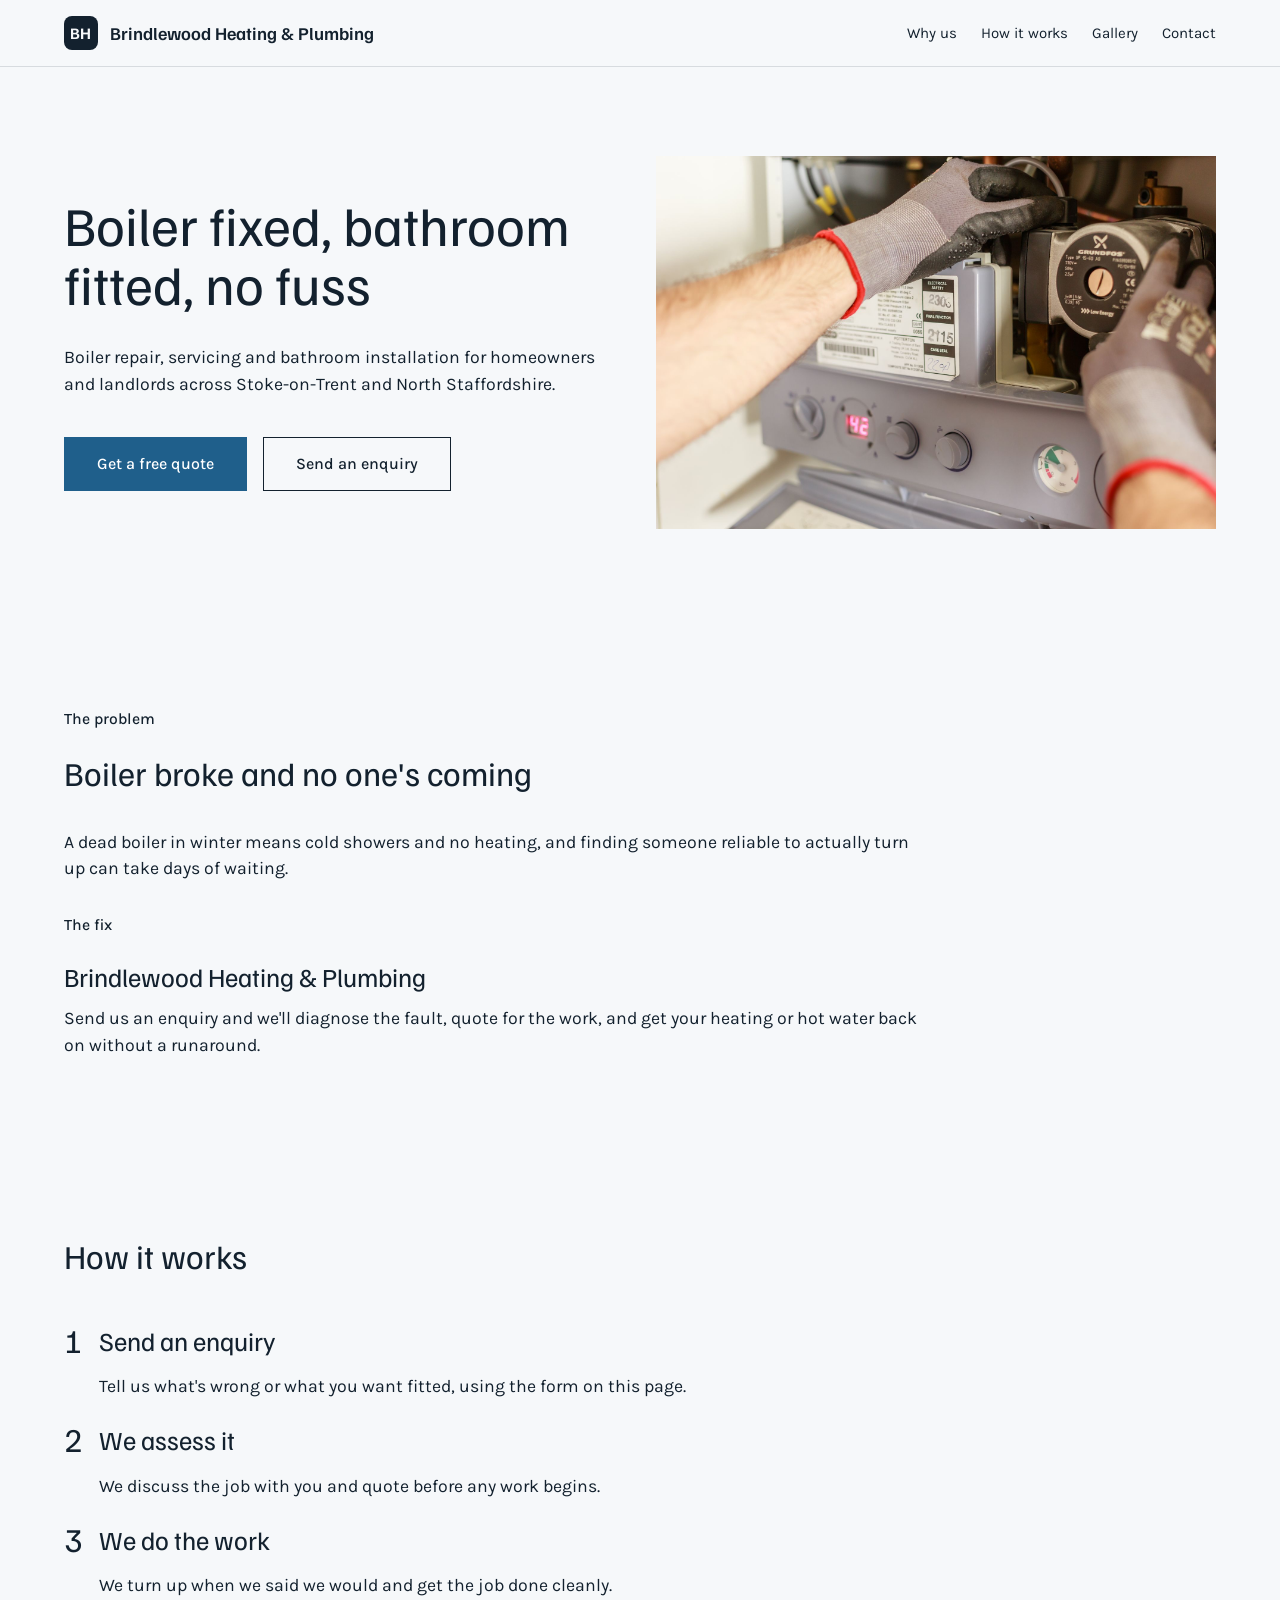
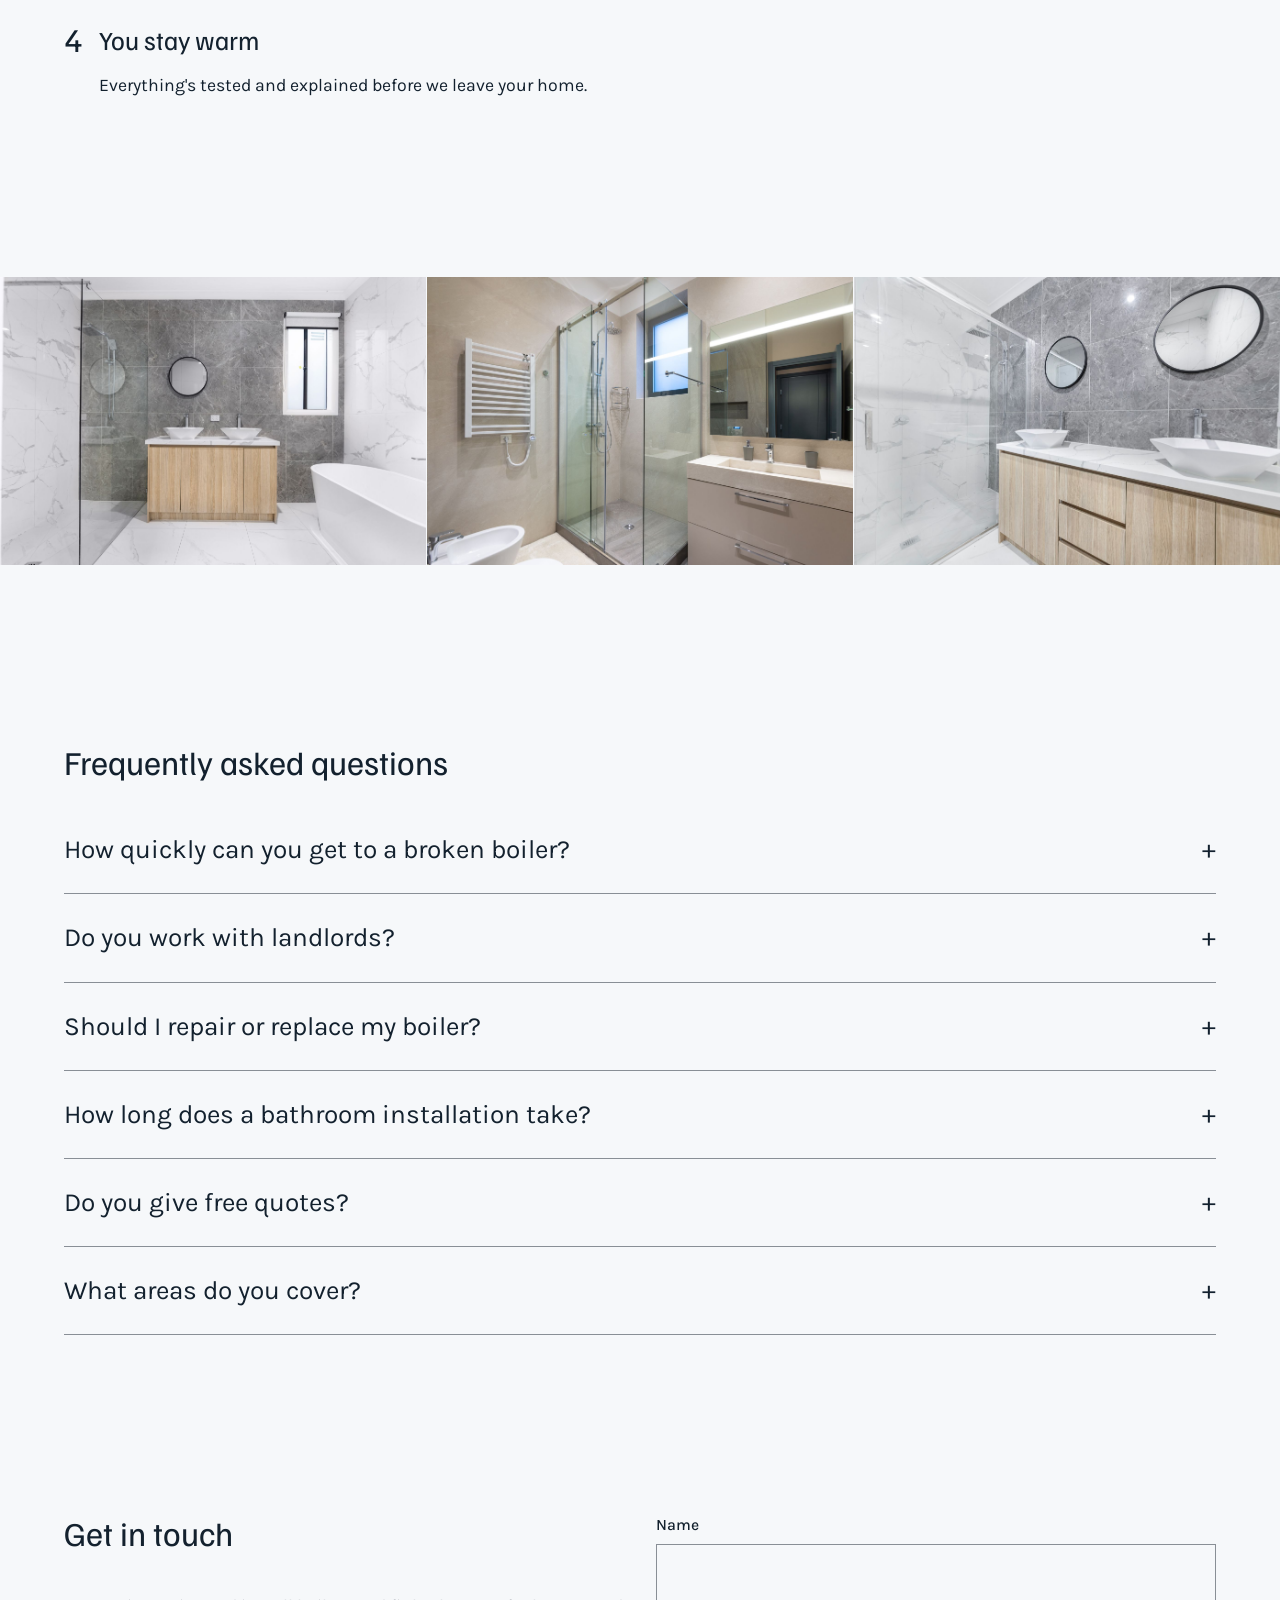
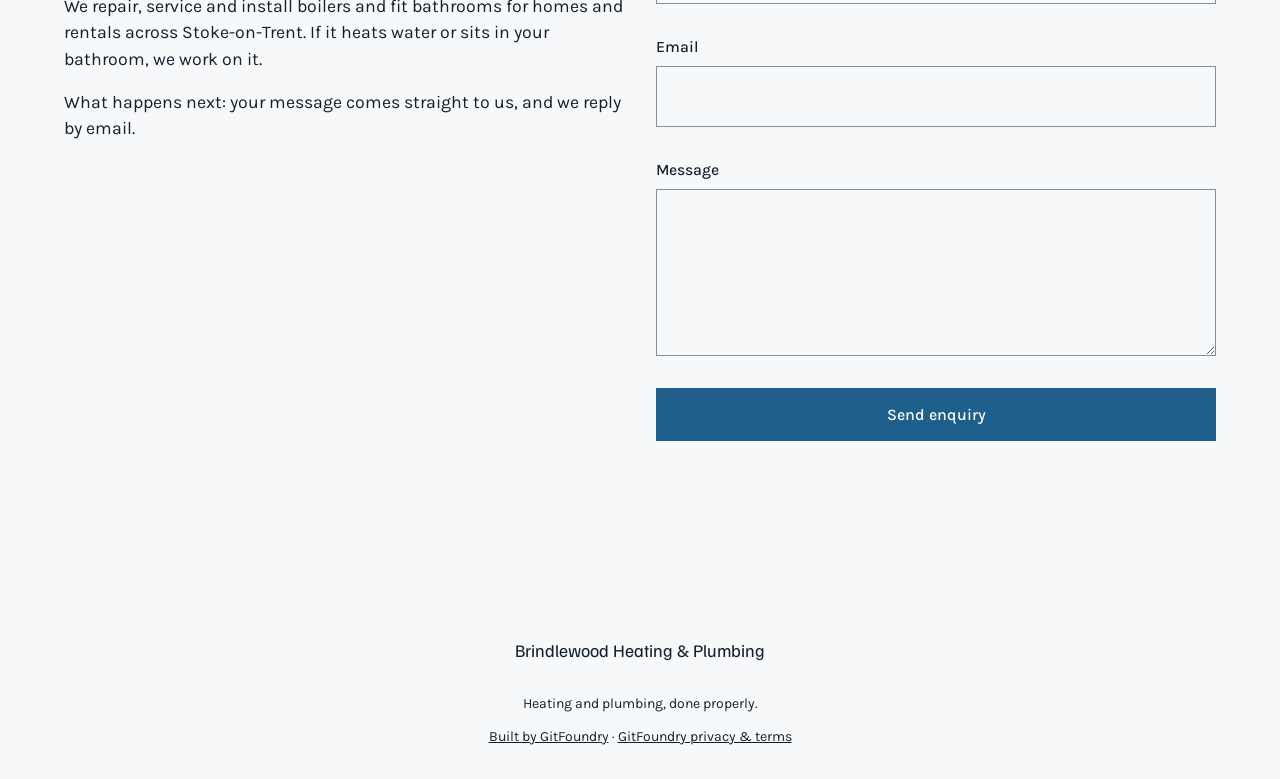
<file: index.html>
<!DOCTYPE html>
<html lang="en-GB">
<head>
  <meta charset="UTF-8">
  <meta name="viewport" content="width=device-width, initial-scale=1.0">
  <title>Brindlewood Heating &amp; Plumbing — Boiler fixed, bathroom fitted, no fuss</title>
  <meta name="description" content="Brindlewood Heating &amp; Plumbing offers boiler repair, servicing and bathroom installation for homeowners and landlords in Stoke-on-Trent and North Staffordshire.">
  <link rel="icon" href="favicon.svg" type="image/svg+xml">
  <link href="https://fonts.googleapis.com/css2?family=Familjen+Grotesk:wght@400..700&family=Karla:wght@300..800&display=swap" rel="stylesheet">
  <link rel="stylesheet" href="styles.css">
  <noscript><style>
  .menu-toggle { display: none !important; }
  </style></noscript>
  <meta property="og:title" content="Brindlewood Heating &amp; Plumbing">
  <meta property="og:description" content="Brindlewood Heating &amp; Plumbing offers boiler repair, servicing and bathroom installation for homeowners and landlords in Stoke-on-Trent and North Staffordshire.">
  <meta property="og:image" content="og-image.png">
  <meta property="og:url" content="index.html">
  <meta property="og:type" content="website">
  <meta name="twitter:card" content="summary_large_image">
  <script type="application/ld+json">{"@context":"https://schema.org","@type":"ProfessionalService","name":"Brindlewood Heating & Plumbing","description":"We repair, service and install boilers and fit bathrooms for homes and rentals across Stoke-on-Trent. If it heats water or sits in your bathroom, we work on it."}</script>
</head>
<body>
<a class="skip-link" href="#main">Skip to content</a>
<header class="site-header" data-mobile-nav-open="false">
  <div class="site-header__inner">
    <a class="brand" href="index.html">
      <span class="brand__mark" aria-hidden="true">BH</span>
      <span class="brand__wordmark">Brindlewood Heating &amp; Plumbing</span>
    </a>
    <button type="button" class="menu-toggle" data-mobile-nav-toggle aria-controls="primary-nav" aria-expanded="false" aria-label="Toggle navigation">
      <span class="menu-toggle__bar" aria-hidden="true"></span>
      <span class="menu-toggle__bar" aria-hidden="true"></span>
      <span class="menu-toggle__bar" aria-hidden="true"></span>
    </button>
    <nav class="primary-nav" id="primary-nav" aria-label="Primary">
      <a href="#problem-solution">Why us</a>
      <a href="#process-steps">How it works</a>
      <a href="#image-triptych">Gallery</a>
      <a href="#contact-block">Contact</a>
    </nav>
  </div>
</header>

<main id="main">
<section data-section="hero-split" data-surface="dominant" id="hero-split" class="hero-split">
  <div class="container hero-split__inner">
    <div class="hero-split__text">
      <h1 class="hero-split__headline">Boiler fixed, bathroom fitted, no fuss</h1>
      <p class="hero-split__sub">Boiler repair, servicing and bathroom installation for homeowners and landlords across Stoke-on-Trent and North Staffordshire.</p>
      <div class="hero-split__ctas">
        <a href="#contact" class="btn btn--primary">Get a free quote</a>
        <a href="#contact" class="btn btn--ghost">Send an enquiry</a>
      </div>
    </div>
    <div class="hero-split__image">
      <img src="assets/img/hero.jpg" alt="Close-up of hands adjusting a boiler system with precise instrumentation, showing maintenance work." width="1200" height="800" loading="eager" decoding="async">
    </div>
  </div>
</section>
<section data-section="problem-solution" data-surface="dominant" id="problem-solution" class="problem-solution">
  <div class="container problem-solution__inner">
    <div class="problem-solution__problem">
      <p class="problem-solution__label">The problem</p>
      <h2 class="problem-solution__headline">Boiler broke and no one's coming</h2>
      <p class="problem-solution__body">A dead boiler in winter means cold showers and no heating, and finding someone reliable to actually turn up can take days of waiting.</p>
    </div>
    <div class="problem-solution__answer">
      <p class="problem-solution__label">The fix</p>
      <h3 class="problem-solution__product">Brindlewood Heating &amp; Plumbing</h3>
      <p class="problem-solution__body">Send us an enquiry and we'll diagnose the fault, quote for the work, and get your heating or hot water back on without a runaround.</p>
    </div>
  </div>
</section>
<section data-section="process-steps" data-surface="dominant" id="process-steps" class="process-steps">
  <div class="container">
    <div class="process-steps__intro">
    <h2 class="process-steps__title">How it works</h2>
    </div>
    <ol class="process-steps__list">
      <li class="process-step">
        <span class="process-step__num" aria-hidden="true">1</span>
        <div class="process-step__body">
          <h3 class="process-step__heading">Send an enquiry</h3>
          <p class="process-step__desc">Tell us what's wrong or what you want fitted, using the form on this page.</p>
        </div>
      </li>
      <li class="process-step">
        <span class="process-step__num" aria-hidden="true">2</span>
        <div class="process-step__body">
          <h3 class="process-step__heading">We assess it</h3>
          <p class="process-step__desc">We discuss the job with you and quote before any work begins.</p>
        </div>
      </li>
      <li class="process-step">
        <span class="process-step__num" aria-hidden="true">3</span>
        <div class="process-step__body">
          <h3 class="process-step__heading">We do the work</h3>
          <p class="process-step__desc">We turn up when we said we would and get the job done cleanly.</p>
        </div>
      </li>
      <li class="process-step">
        <span class="process-step__num" aria-hidden="true">4</span>
        <div class="process-step__body">
          <h3 class="process-step__heading">You stay warm</h3>
          <p class="process-step__desc">Everything's tested and explained before we leave your home.</p>
        </div>
      </li>
    </ol>
  </div>
</section>
<section data-section="image-triptych" data-surface="dominant" id="image-triptych" class="image-triptych section--bleed">
  <ul class="image-triptych__cards">
      <li class="image-triptych__card">
        <img class="image-triptych__img" src="assets/img/triptych.jpg" alt="A sleek and stylish modern bathroom with minimalist design, featuring dual washbasins, marble tiles, and a glass shower enclosure." loading="lazy">
        
      </li>
      <li class="image-triptych__card">
        <img class="image-triptych__img" src="assets/img/triptych-2.jpg" alt="Shower cabin with glass walls near mirror hanging on wall above sink in modern minimalist styled bathroom" loading="lazy">
        
      </li>
      <li class="image-triptych__card">
        <img class="image-triptych__img" src="assets/img/triptych-3.jpg" alt="Stylish and elegant modern bathroom featuring double sinks, oval mirrors, and marble tiles." loading="lazy">
        
      </li>
  </ul>
</section>
<section data-section="faq-accordion" data-surface="dominant" id="faq-accordion" class="faq-accordion">
  <div class="container">
    <h2 class="faq-accordion__title">Frequently asked questions</h2>
    <div class="faq-accordion__list">
      <details class="faq-item">
        <summary class="faq-item__question">How quickly can you get to a broken boiler?</summary>
        <div class="faq-item__answer"><p>We aim to reach Stoke-on-Trent homes as soon as possible, often same day for breakdowns. Send an enquiry and we'll tell you straight when we can come.</p></div>
      </details>
      <details class="faq-item">
        <summary class="faq-item__question">Do you work with landlords?</summary>
        <div class="faq-item__answer"><p>Yes. We handle servicing and repairs for rental properties across North Staffordshire, and can work around tenant availability.</p></div>
      </details>
      <details class="faq-item">
        <summary class="faq-item__question">Should I repair or replace my boiler?</summary>
        <div class="faq-item__answer"><p>We'll tell you honestly. If a repair is economical, we'll do it. If the boiler's on its last legs, we'll say so and quote for a replacement.</p></div>
      </details>
      <details class="faq-item">
        <summary class="faq-item__question">How long does a bathroom installation take?</summary>
        <div class="faq-item__answer"><p>It depends on the size of the job, but we'll give you a clear timescale before starting and keep disruption to a minimum.</p></div>
      </details>
      <details class="faq-item">
        <summary class="faq-item__question">Do you give free quotes?</summary>
        <div class="faq-item__answer"><p>Yes. Send an enquiry through the form with a few details about the job and we'll come back with a quote, no obligation.</p></div>
      </details>
      <details class="faq-item">
        <summary class="faq-item__question">What areas do you cover?</summary>
        <div class="faq-item__answer"><p>Stoke-on-Trent and the surrounding North Staffordshire area. If you're just outside, ask anyway and we'll confirm.</p></div>
      </details>
    </div>
  </div>
</section>
<section data-section="contact-block" data-surface="dominant" id="contact" class="contact-block">
  <div class="container contact-block__inner" id="contact-block">
    <div class="contact-block__info">
      <h2 class="contact-block__title">Get in touch</h2>
      <p class="contact-block__about">We repair, service and install boilers and fit bathrooms for homes and rentals across Stoke-on-Trent. If it heats water or sits in your bathroom, we work on it.</p>
      <p class="contact-block__promise">What happens next: your message comes straight to us, and we reply by email.</p>
      
    </div>
    <form class="contact-block__form" action="https://gitfoundry-worker-test.gitfoundry.workers.dev/api/site-enquiry" method="POST">
      <input type="hidden" name="subject" value="Enquiry from Brindlewood Heating &amp; Plumbing">
      <input type="hidden" name="page" value="index.html">
      <input type="text" name="_gotcha" tabindex="-1" autocomplete="off" aria-hidden="true" style="position:absolute;left:-9999px">
      <div class="form-field">
        <label for="contact-name" class="form-label">Name</label>
        <input id="contact-name" name="name" type="text" class="form-input" autocomplete="name" required>
      </div>
      <div class="form-field">
        <label for="contact-email" class="form-label">Email</label>
        <input id="contact-email" name="email" type="email" class="form-input" autocomplete="email" required>
      </div>
      <div class="form-field">
        <label for="contact-message" class="form-label">Message</label>
        <textarea id="contact-message" name="message" class="form-textarea" rows="5" required></textarea>
      </div>
      <button type="submit" class="btn btn--primary">Send enquiry</button>
    </form>
  </div>
</section>
</main>
<footer class="site-footer">
  <div class="container site-footer__inner">
    <p class="site-footer__brand">Brindlewood Heating &amp; Plumbing</p>
    <p class="site-footer__tagline">Heating and plumbing, done properly.</p>
    <p class="site-footer__built"><a href="https://gitfoundry.co.uk">Built by GitFoundry</a> · <a href="https://gitfoundry.co.uk/legal">GitFoundry privacy &amp; terms</a></p>
  </div>
</footer>
  <script src="mobile-nav.js" defer></script>
</body>
</html>
</file>
<file: styles.css>
/* Composable design stylesheet for style "composer-1e675740-7935-4a49-b4c8-e5aa9fda06dd". */
/* Compiled from reviewed style data by lib/design-css.mjs. The model never writes this file. */
:root {
  --colour-dominant: #f6f8fa;
  --colour-on-dominant: #13212e;
  --colour-supporting: #13212e;
  --colour-on-supporting: #f6f8fa;
  --colour-accent: #1f5f8b;
  --colour-on-accent: #ffffff;
  --colour-muted: #57626b;
  --colour-border: #898f96;
  --colour-focus: #1f5f8b;
  --colour-on-dark-focus: #356f97;
  --colour-error: #6b0014;
  --colour-success: #0b3d20;
  --font-display: "Familjen Grotesk", Georgia, "Times New Roman", serif;
  --font-body: "Karla", -apple-system, BlinkMacSystemFont, "Segoe UI", Roboto, Helvetica, Arial, sans-serif;
  --text-display: clamp(2.44rem, 2.112rem + 1.6400000000000001vw, 3.588rem);
  --leading-display: 1.07;
  --tracking-display: -0.02em;
  --weight-display: 400;
  --text-h1: clamp(1.906rem, 1.6497142857142857rem + 1.2814285714285714vw, 2.803rem);
  --leading-h1: 1.12;
  --tracking-h1: -0.015em;
  --weight-h1: 400;
  --text-h2: clamp(1.489rem, 1.288714285714286rem + 1.0014285714285711vw, 2.19rem);
  --leading-h2: 1.17;
  --tracking-h2: -0.01em;
  --weight-h2: 400;
  --text-h3: clamp(1.163rem, 1.0064285714285715rem + 0.7828571428571429vw, 1.711rem);
  --leading-h3: 1.27;
  --tracking-h3: 0em;
  --weight-h3: 400;
  --text-body: clamp(1rem, 0.9642857142857143rem + 0.17857142857142858vw, 1.125rem);
  --leading-body: 1.5;
  --tracking-body: 0em;
  --weight-body: 400;
  --text-small: 0.875rem;
  --leading-small: 1.4;
  --tracking-small: 0em;
  --weight-small: 400;
  --text-label: clamp(0.875rem, 0.8392857142857143rem + 0.17857142857142858vw, 1rem);
  --leading-label: 1.4;
  --tracking-label: 0.01em;
  --weight-label: 500;
  --text-button: 1rem;
  --leading-button: 1.2;
  --tracking-button: 0em;
  --weight-button: 500;
  --measure: 79ch;
  --space-0: 0.25rem;
  --space-1: 0.5rem;
  --space-2: 0.75rem;
  --space-3: 1rem;
  --space-4: 1.5rem;
  --space-5: 2rem;
  --space-6: 3rem;
  --space-7: 4rem;
  --space-8: 6rem;
  --gutter: clamp(1rem, 0.7142857142857143rem + 1.4285714285714286vw, 2rem);
  --section-gap: clamp(3rem, 2.142857142857143rem + 4.285714285714286vw, 6rem);
  --content-max: 72rem;
  --radius: 0rem;
  --shadow: 0 1px 2px rgba(0, 0, 0, 0.06), 0 4px 12px rgba(0, 0, 0, 0.04);
  --colour-action: var(--colour-accent);
  --colour-on-action: var(--colour-on-accent);
  --card-border: none;
  --card-shadow: 0 1px 2px rgba(0, 0, 0, 0.06), 0 4px 12px rgba(0, 0, 0, 0.04);
  --control-min-height: 44px;
  --motion-fast: 120ms;
  --motion-normal: 200ms;
  --motion-slow: 320ms;
  --easing: cubic-bezier(0.2, 0, 0, 1);
}

*, *::before, *::after { box-sizing: border-box; }

body {
  margin: 0;
  font-family: var(--font-body);
  font-size: var(--text-body);
  line-height: var(--leading-body);
  background: var(--colour-dominant);
  color: var(--colour-on-dominant);
  overflow-wrap: anywhere;
}

/* anywhere, not break-word: only anywhere shrinks the min-content size, so a
   long word in a grid or flex child wraps instead of widening its track and
   bursting the page under 200% text enlargement. */
h1, h2, h3 { text-wrap: balance; overflow-wrap: anywhere; }

h1 {
  font-family: var(--font-display);
  font-size: var(--text-h1);
  font-weight: var(--weight-h1);
  line-height: var(--leading-h1);
  letter-spacing: var(--tracking-h1)em;
  margin-block: var(--space-6) var(--space-4);
}

h2 {
  font-family: var(--font-display);
  font-size: var(--text-h2);
  font-weight: var(--weight-h2);
  line-height: var(--leading-h2);
  letter-spacing: var(--tracking-h2)em;
  margin-block: var(--space-6) var(--space-3);
}

h3 {
  font-family: var(--font-display);
  font-size: var(--text-h3);
  font-weight: var(--weight-h3);
  line-height: var(--leading-h3);
  letter-spacing: var(--tracking-h3)em;
  margin-block: var(--space-5) var(--space-3);
}

p { max-width: var(--measure); }

small {
  font-size: var(--text-small);
  line-height: var(--leading-small);
}

label, .form-label {
  display: block;
  font-size: var(--text-label);
  font-weight: var(--weight-label);
  line-height: var(--leading-label);
  letter-spacing: var(--tracking-label)em;
  margin-block-end: var(--space-1);
}

.page-title {
  font-family: var(--font-display);
  font-size: var(--text-display);
  font-weight: var(--weight-display);
  line-height: var(--leading-display);
  letter-spacing: var(--tracking-display)em;
  /* An inner page's title sits outside a container: keep it inside the same gutters. */
  width: min(100% - (2 * var(--gutter)), var(--content-max));
  margin-inline: auto;
  padding-block-start: var(--section-gap);
  overflow-wrap: anywhere;
}

/* Semantic surfaces: every section colour resolves through these variables,
   so text always sits on its measured on-colour. */
[data-surface="dominant"] {
  --surface: var(--colour-dominant);
  --ink: var(--colour-on-dominant);
  background: var(--surface);
  color: var(--ink);
}

[data-surface="supporting"] {
  --surface: var(--colour-supporting);
  --ink: var(--colour-on-supporting);
  background: var(--surface);
  color: var(--ink);
}

[data-surface] :is(h1, h2, h3, p) { color: inherit; }

/* Plain links inherit their surface ink. Button-links are excluded: their
   colours come from the button rules below, and this selector would otherwise
   out-specify .btn--primary and paint accent buttons in body text. */
[data-surface] a:not(.btn) { color: inherit; }

/* Document rhythm: tight groups, generous separation. */
.container {
  width: min(100% - (2 * var(--gutter)), var(--content-max));
  margin-inline: auto;
}

main > section { padding-block: var(--section-gap); }

/* Hero compositions. */
.hero-centered__inner,
.hero-split__inner,
.hero-banner__inner {
  display: grid;
  gap: var(--space-5);
  align-items: center;
}

.hero-centered__headline,
.hero-split__headline,
.hero-banner__headline {
  font-family: var(--font-display);
  font-size: var(--text-display);
  font-weight: var(--weight-display);
  line-height: var(--leading-display);
  letter-spacing: var(--tracking-display)em;
  margin-block: 0 var(--space-3);
  /* No ch cap here: ch scales with font-size, so it cannot constrain a
     headline that is simply too large for its copy. Length is governed by the
     display scale in the style record instead. */
}

.hero-note {
  padding: var(--space-5);
  border-radius: var(--radius);
}

/* Feature compositions. */
.features-list__items { list-style: none; margin: 0; padding: 0; display: grid; gap: var(--space-4); }
.features-grid__cards { display: grid; gap: var(--space-5); }
.feature-card {
  padding: var(--space-5);
  border: var(--card-border);
  border-radius: var(--radius);
  box-shadow: var(--card-shadow);
}

/* Founder composition. */
.founder-story__inner { display: grid; gap: var(--space-5); align-items: start; }
.founder-story__image img { width: 100%; height: auto; display: block; border-radius: var(--radius); }

/* Process compositions. */
.process-steps__list,
.how-it-works__steps { list-style: none; margin: 0; padding: 0; display: grid; gap: var(--space-4); }

/* FAQ disclosures. */
details.faq-item { border-block-end: 1px solid var(--colour-border); padding-block: var(--space-3); }
details.faq-item summary {
  cursor: pointer;
  font-size: var(--text-h3);
  font-weight: var(--weight-h3);
  padding-block: var(--space-1);
  min-height: 44px;
}

/* Conversion compositions. */
.waitlist-capture__row { display: grid; gap: var(--space-3); }
.contact-block__inner { display: grid; gap: var(--space-5); }

/* Section roots: in-page anchors land with breathing room. Listing every
   root also keeps validator class coverage honest on the new path. */
.hero-centered,
.hero-split,
.hero-banner,
.features-list,
.features-grid,
.problem-solution,
.founder-story,
.process-steps,
.how-it-works,
.faq-accordion,
.cta-banner,
.waitlist-capture,
.contact-block,
.editorial-intro,
.manifesto-band,
.outcomes-band,
.capability-rows,
.work-index,
.image-triptych,
.client-logos { scroll-margin-top: var(--space-4); }

.waitlist-capture__inner { display: grid; gap: var(--space-4); align-content: start; }

/* Section element vocabulary: every class the catalogue renderers emit gets
   a token-driven rule, so validator class coverage holds on the new path. */
.hero-centered__copy,
.hero-split__text {
  display: grid;
  gap: var(--space-3);
  align-content: start;
}

.hero-centered__kicker,
.process-steps__eyebrow,
.founder-story__eyebrow,
.waitlist-capture__eyebrow,
.problem-solution__label {
  font-size: var(--text-label);
  font-weight: var(--weight-label);
  line-height: var(--leading-label);
  letter-spacing: var(--tracking-label)em;
  margin-block: 0 var(--space-2);
}

.hero-centered__sub,
.hero-split__sub,
.hero-banner__sub {
  font-size: var(--text-body);
  line-height: var(--leading-body);
  margin-block: 0 var(--space-4);
}

.hero-centered__ctas,
.hero-split__ctas {
  display: flex;
  flex-wrap: wrap;
  gap: var(--space-3);
  align-items: center;
}

/* WCAG 2.5.8 gives a standalone link a 24px minimum target. Declare it: left
   to the body leading, a style with tighter leading drops under the floor. */
.hero-centered__text-link {
  font-weight: var(--weight-button);
  text-underline-offset: 3px;
  display: inline-flex;
  align-items: center;
  min-height: 24px;
}

.hero-note {
  padding: var(--space-5);
  border-radius: var(--radius);
}

.hero-note__label {
  font-size: var(--text-label);
  font-weight: var(--weight-label);
  letter-spacing: var(--tracking-label)em;
  margin-block: 0 var(--space-2);
}

.hero-note__title {
  font-family: var(--font-display);
  font-size: var(--text-h3);
  font-weight: var(--weight-h3);
  line-height: var(--leading-h3);
  margin-block: 0 var(--space-2);
}

.hero-note__rule {
  border-block-start: 1px solid currentColor;
  opacity: 0.55;
  margin-block: var(--space-3);
}

.hero-note__body { margin-block: 0 var(--space-2); }
.hero-note__signoff { font-size: var(--text-small); margin-block: 0; }

.hero-split__image img { width: 100%; height: auto; display: block; border-radius: var(--radius); }

.features-list__title,
.features-grid__title,
.process-steps__title,
.how-it-works__title,
.faq-accordion__title,
.founder-story__title,
.contact-block__title,
.waitlist-capture__title,
.problem-solution__headline {
  font-family: var(--font-display);
  font-size: var(--text-h2);
  font-weight: var(--weight-h2);
  line-height: var(--leading-h2);
  letter-spacing: var(--tracking-h2)em;
  margin-block: 0 var(--space-4);
}

.hero-centered__inner:not(:has(.hero-note)) { grid-template-columns: 1fr; }

.features-list__item {
  display: grid;
  grid-template-columns: 1fr;
  gap: var(--space-3);
  padding-block: var(--space-3);
  border-block-start: 1px solid var(--colour-border);
}

.features-list__item:last-child { border-block-end: 1px solid var(--colour-border); }

.features-list__num {
  font-family: var(--font-display);
  font-size: var(--text-h3);
  font-weight: var(--weight-h3);
}

.features-list__body { display: grid; gap: var(--space-1); align-content: start; }

.features-list__name,
.feature-card__title,
.process-step__heading,
.how-step__heading {
  font-family: var(--font-display);
  font-size: var(--text-h3);
  font-weight: var(--weight-h3);
  line-height: var(--leading-h3);
  margin-block: 0 var(--space-1);
}

.features-list__desc,
.feature-card__desc,
.process-step__desc,
.how-step__desc { margin-block: 0; }

.features-list__bullets,
.feature-card__bullets,
.founder-story__signals,
.contact-block__signals {
  margin: var(--space-2) 0 0;
  padding-inline-start: var(--space-4);
  display: grid;
  gap: var(--space-1);
}

.problem-solution__inner { display: grid; gap: var(--space-5); }
.problem-solution__problem, .problem-solution__answer { display: grid; gap: var(--space-2); align-content: start; }
.problem-solution__body { margin-block: 0; }
.problem-solution__product {
  font-family: var(--font-display);
  font-size: var(--text-h3);
  font-weight: var(--weight-h3);
  margin-block: 0;
}

.founder-story__text { display: grid; gap: var(--space-2); align-content: start; }
.founder-story__body { margin-block: 0; }
.founder-story__subhead {
  font-family: var(--font-display);
  font-size: var(--text-h3);
  font-weight: var(--weight-h3);
  margin-block: var(--space-3) var(--space-1);
}
.founder-story__steps { margin: 0; padding-inline-start: var(--space-4); display: grid; gap: var(--space-1); }
.founder-story--no-image .founder-story__inner { grid-template-columns: 1fr; }

.process-steps__intro { display: grid; gap: var(--space-1); margin-block-end: var(--space-4); }
.process-step,
.how-step {
  display: grid;
  grid-template-columns: auto 1fr;
  gap: var(--space-3);
}
.process-step__body { display: grid; gap: var(--space-1); align-content: start; }
.process-step__num,
.how-step__num {
  font-family: var(--font-display);
  font-size: var(--text-h2);
  font-weight: var(--weight-h2);
  line-height: 1;
}

.faq-accordion__list { display: grid; }
.faq-item__question { display: flex; justify-content: space-between; align-items: baseline; gap: var(--space-3); cursor: pointer; list-style: none; }
.faq-item__question::-webkit-details-marker { display: none; }
.faq-item__question::after { content: "+"; flex: 0 0 auto; }
details[open] > .faq-item__question::after { content: "−"; }
.faq-item__answer p { margin-block: var(--space-2) 0; }

.cta-banner__inner { display: grid; gap: var(--space-3); justify-items: start; }
.cta-banner__hook { font-size: var(--text-h3); line-height: var(--leading-h3); margin-block: 0; }

.waitlist-capture__intro { display: grid; gap: var(--space-1); }
.waitlist-capture__form { display: grid; gap: var(--space-3); }
.waitlist-capture__label { margin-block-end: 0; }
/* 2026-09-10 — was white-space: nowrap, which defeated the grid/flex
   blowout guard (.waitlist-capture__row > *, line ~562) that every other
   button in this design system relies on to wrap instead of bursting the
   page under text enlargement. Explicit white-space: normal documents that
   decision and keeps this selector defined (validate-site.mjs requires
   every rendered class to have a rule). */
.waitlist-capture__btn { white-space: normal; }

.contact-block__info { display: grid; gap: var(--space-3); align-content: start; }
.contact-block__about,
.contact-block__hours,
.contact-block__promise { margin-block: 0; }
.contact-block__form { display: grid; gap: 0; align-content: start; }

.site-footer__inner { display: grid; gap: var(--space-2); }
.site-footer__brand { font-family: var(--font-display); font-weight: var(--weight-h3); }
.site-footer__tagline,
.site-footer__built { font-size: var(--text-small); margin-block: 0; }
/* The credit link must read on the footer's own surface, not the browser's default blue. */
.site-footer__built a { color: inherit; text-decoration: underline; }

/* Actions: primary rides the accent pair, secondary the supporting pair. */
.btn, button {
  font-family: var(--font-body);
  font-size: var(--text-button);
  font-weight: var(--weight-button);
  line-height: var(--leading-button);
  letter-spacing: var(--tracking-button)em;
}

.btn {
  display: inline-flex;
  align-items: center;
  justify-content: center;
  min-height: var(--control-min-height);
  padding: var(--space-3) var(--space-5);
  border-radius: var(--radius);
  text-decoration: none;
  border: 1px solid transparent;
}

.btn--primary {
  background: var(--colour-action);
  color: var(--colour-on-action);
}

.btn--ghost {
  background: transparent;
  border-color: currentColor;
  color: var(--colour-supporting);
}

[data-surface="supporting"] .btn--ghost { color: var(--colour-on-supporting); }

/* Form controls. */
.form-input, .form-textarea, .waitlist-capture__input {
  width: 100%;
  min-height: var(--control-min-height);
  padding: var(--space-3);
  font: inherit;
  color: inherit;
  background: transparent;
  border: 1px solid var(--colour-border);
  border-radius: var(--radius);
}

.form-field { display: grid; gap: var(--space-1); margin-block-end: var(--space-5); }
/* A label belongs to the control below it: the field's gap is its only space, so it is not as close to the
   control above (QA, Gate 1 2026-11-21: "mobile form fields are cramped and lack clear visual hierarchy"). */
.form-field .form-label { margin-block-end: 0; }
/* A tapped field shows it is active, not only a keyboard-focused one (:focus-visible below adds the outline). */
.form-input:focus, .form-textarea:focus { border-color: var(--colour-action); box-shadow: inset 0 0 0 1px var(--colour-action); }
.form-error { color: var(--colour-error); font-weight: 600; }

/* Grid/flex blowout guard: text-bearing grid and flex children must shrink
   below their min-content size, or a long word bursts the page under text
   enlargement instead of wrapping. */
.hero-centered__inner > *,
.hero-split__inner > *,
.features-grid__cards > *,
.founder-story__inner > *,
.contact-block__inner > *,
.waitlist-capture__inner > *,
.waitlist-capture__row > *,
.problem-solution__inner > *,
.cta-banner__inner > *,
.hero-centered__ctas > *,
.hero-split__ctas > * {
  min-width: 0;
}

/* Navigation tokens for the polish-installed header. The header block owns
   colours and type size; these additive rules own layout and touch targets.
   (An earlier .site-nav block styled nothing — the header emits
   .primary-nav — so these target the real classes.) */
.primary-nav { display: flex; flex-wrap: wrap; gap: var(--space-3); align-items: center; }
.primary-nav a { text-decoration: none; padding-block: 0.25rem; }
.primary-nav a:hover { text-decoration: underline; text-underline-offset: 3px; }

/* The shared header toggle ships at 38px; the product default is 44px.
   min-height here does not disturb the header block's own box rules. */
.menu-toggle { min-height: 44px; }

/* Footer. */
.site-footer { padding-block: var(--section-gap) var(--space-5); }

/* State changes only: focus, hover, pressed. No entrance choreography, and
   never opacity zero as a prerequisite for visible content. */
a, button, .btn, input, textarea, summary {
  transition:
    color var(--motion-fast) var(--easing),
    background-color var(--motion-normal) var(--easing),
    border-color var(--motion-fast) var(--easing),
    box-shadow var(--motion-normal) var(--easing);
}

a:hover { text-decoration-thickness: 2px; }
.btn--primary:hover { filter: brightness(1.06); }
.btn--primary:active { filter: brightness(0.96); }
.btn:disabled, button:disabled { opacity: 0.55; cursor: not-allowed; }

:focus-visible {
  outline: 3px solid var(--colour-focus);
  outline-offset: 2px;
}

[data-surface="supporting"] :focus-visible { outline-color: var(--colour-on-dark-focus); }

@media (prefers-reduced-motion: reduce) {
  *, *::before, *::after {
    animation-duration: 0.01ms !important;
    animation-iteration-count: 1 !important;
    transition-duration: 0.01ms !important;
    scroll-behavior: auto !important;
  }
  html { scroll-behavior: auto; }
}

/* ── Hero atmosphere ───────────────────────────────────────────────────────
   A colour field drawn from the style's own palette. No image file, nothing
   licensed, nothing to store, and each style tints itself. Overlapping soft
   radial gradients read as depth the way a photograph does, without one.
   The scrim is what guarantees the text contrast — a gradient behind text
   cannot be measured, so it is never trusted on its own. */
.hero-atmosphere {
  position: relative;
  isolation: isolate;
  display: grid;
  align-items: end;
  min-height: min(86vh, 44rem);
  overflow: hidden;
  background: var(--colour-dominant);
  color: var(--colour-on-dominant);
}

.hero-atmosphere__field {
  position: absolute;
  inset: 0;
  z-index: -2;
  background: radial-gradient(120% 90% at 14% 12%, color-mix(in oklab, var(--colour-accent) 16%, var(--colour-dominant)) 0%, transparent 62%),
    radial-gradient(110% 100% at 86% 78%, color-mix(in oklab, var(--colour-muted) 12%, var(--colour-dominant)) 0%, transparent 70%),
    var(--colour-dominant);
}

/* Fixed, measurable darkening so the on-supporting ink always clears its
   contrast threshold regardless of where the gradient stops happen to land. */
.hero-atmosphere__scrim {
  position: absolute;
  inset: 0;
  z-index: -1;
  background: linear-gradient(to top, rgba(255, 255, 255, 0.35) 0%, rgba(255, 255, 255, 0.15) 60%, rgba(255, 255, 255, 0.05) 100%);
}

.hero-atmosphere__inner {
  padding-block: var(--section-gap);
  display: grid;
  justify-items: start;
  gap: var(--space-2);
}

.hero-atmosphere__kicker {
  font-size: var(--text-small);
  font-weight: var(--weight-label);
  letter-spacing: 0.14em;
  text-transform: uppercase;
  margin-block: 0;
  opacity: 0.85;
}

.hero-atmosphere__headline {
  font-family: var(--font-display);
  font-size: var(--text-display);
  font-weight: var(--weight-display);
  line-height: var(--leading-display);
  letter-spacing: var(--tracking-display)em;
  margin-block: 0 var(--space-2);
  max-width: 20ch;
}

.hero-atmosphere__sub {
  font-size: var(--text-body);
  line-height: var(--leading-body);
  margin-block: 0 var(--space-4);
  opacity: 0.92;
}

.hero-atmosphere__ctas {
  display: flex;
  flex-wrap: wrap;
  gap: var(--space-3);
  align-items: center;
}

.hero-atmosphere__ctas > * { min-width: 0; }

.hero-atmosphere__text-link {
  font-weight: var(--weight-button);
  text-underline-offset: 3px;
  display: inline-flex;
  align-items: center;
  min-height: 24px;
}

/* ── Editorial sections ────────────────────────────────────────────────────
   Asymmetric grids: a small-caps label in the left margin, a large headline,
   body copy in a middle column and a list on the right. Mobile-first, so each
   block is a readable stack until there is width for the real composition. */

/* A bleed section lets its own background and any full-width child run edge to
   edge. A .container child keeps its inset: the colour field bleeds, the words
   inside it do not. Without the :not() the container lost its gutter and text
   sat flush against the viewport edge. */
.section--bleed { padding-inline: 0; }
.section--bleed > *:not(.container) { width: 100%; max-width: none; margin-inline: 0; }

.editorial-intro__label,
.manifesto-band__label,
.outcomes-band__label,
.capability-rows__label,
.work-index__label,
.client-logos__label {
  font-size: var(--text-small);
  font-weight: var(--weight-label);
  letter-spacing: 0.12em;
  text-transform: uppercase;
  color: var(--colour-muted);
  margin-block: 0 var(--space-3);
}

[data-surface="supporting"] :is(.editorial-intro__label, .manifesto-band__label, .outcomes-band__label, .capability-rows__label, .work-index__label, .client-logos__label) {
  color: inherit;
  opacity: 0.72;
}

.editorial-intro__grid,
.manifesto-band__grid,
.outcomes-band__grid,
.capability-rows__grid,
.work-index__grid,
.client-logos__grid {
  display: grid;
  gap: var(--space-4);
  align-items: start;
}

/* h1 scale, not the hero's display scale. At display scale in these tracks a
   headline broke mid-word: overflow-wrap:anywhere is the safety net that stops
   a grid track bursting, and it splits a word that cannot fit, so the scale has
   to suit the column rather than the wrap mode being loosened. */
.manifesto-band__headline,
.outcomes-band__headline {
  font-family: var(--font-display);
  font-size: var(--text-h1);
  font-weight: var(--weight-display);
  line-height: var(--leading-h1);
  letter-spacing: var(--tracking-h1)em;
  margin-block: 0 var(--space-4);
  max-width: 16ch;
}

/* The introduction is a normal section, with the same heading hierarchy as
   services and FAQs. Its label sits above two balanced content columns. */
.editorial-intro__label { margin-block: 0; }
.editorial-intro__headline {
  font-family: var(--font-display);
  font-size: var(--text-h2);
  font-weight: var(--weight-h2);
  line-height: var(--leading-h2);
  letter-spacing: var(--tracking-h2);
  margin-block: 0;
  max-width: none;
}
.editorial-intro__body p { margin: 0; max-width: 42ch; }

/* Sits beside its own label in a narrower column, so it takes the step below
   the intro and manifesto headlines. */
.capability-rows__headline {
  font-family: var(--font-display);
  font-size: var(--text-h2);
  font-weight: var(--weight-h2);
  line-height: var(--leading-h2);
  letter-spacing: var(--tracking-h2)em;
  margin-block: 0 var(--space-4);
  max-width: 14ch;
}

.editorial-intro__body p,
.manifesto-band__body p { margin-block: 0 var(--space-3); }

.editorial-intro__keywords {
  list-style: none;
  margin: 0;
  padding: 0;
  display: grid;
  gap: var(--space-1);
  font-size: var(--text-small);
  letter-spacing: 0.1em;
  text-transform: uppercase;
  color: var(--colour-muted);
}

[data-surface="supporting"] .editorial-intro__keywords { color: inherit; opacity: 0.72; }

.outcomes-band__items {
  list-style: none;
  margin: 0;
  padding: 0;
  display: grid;
  gap: var(--space-4);
}

.outcomes-band__item {
  border-inline-start: 1px solid var(--colour-border);
  padding-inline-start: var(--space-3);
  min-width: 0;
}

[data-surface="supporting"] .outcomes-band__item { border-inline-start-color: currentColor; }

.outcomes-band__item-text {
  display: block;
  font-family: var(--font-display);
  font-size: var(--text-h3);
  line-height: var(--leading-h3);
}

.capability-rows__rows,
.work-index__rows {
  list-style: none;
  margin: 0;
  padding: 0;
  display: grid;
  gap: var(--space-4);
}

.capability-rows__row,
.work-index__row {
  display: grid;
  gap: var(--space-2);
  align-items: start;
  padding-block-end: var(--space-4);
  border-block-end: 1px solid var(--colour-border);
  min-width: 0;
}

[data-surface="supporting"] :is(.capability-rows__row, .work-index__row) { border-block-end-color: currentColor; }

.capability-rows__num,
.work-index__num {
  font-size: var(--text-small);
  color: var(--colour-muted);
  font-variant-numeric: tabular-nums;
}

[data-surface="supporting"] :is(.capability-rows__num, .work-index__num) { color: inherit; opacity: 0.72; }

.capability-rows__name,
.work-index__title {
  font-family: var(--font-display);
  font-size: var(--text-h3);
  font-weight: var(--weight-h3);
  line-height: var(--leading-h3);
  margin-block: 0 var(--space-1);
}

.work-index__title { display: block; }
/* Body stacks the row title over its description inside the row grid. */
.capability-rows__body {
  display: grid;
  gap: var(--space-1);
  align-content: start;
  min-width: 0;
}
.capability-rows__desc,
.work-index__desc { margin-block: 0; }

.capability-rows__media img,
.work-index__thumb img {
  width: 100%;
  height: auto;
  display: block;
  border-radius: var(--radius);
}

.image-triptych__cards {
  list-style: none;
  margin: 0;
  padding: 0;
  display: grid;
  gap: 1px;
}

.image-triptych__card {
  position: relative;
  display: grid;
  align-content: end;
  gap: var(--space-1);
  min-height: 18rem;
  padding: var(--space-5);
  background: var(--colour-supporting);
  color: var(--colour-on-supporting);
  overflow: hidden;
  min-width: 0;
}

.image-triptych__img {
  position: absolute;
  inset: 0;
  width: 100%;
  height: 100%;
  object-fit: cover;
}

.image-triptych__title { position: relative; z-index: 1; }

/* Deliberate photo-free fallback: without photographs the cards need no
   photographic height, and the marker keeps the validator honest about the
   choice instead of passing silently. */
.image-triptych--no-photos .image-triptych__card { min-height: auto; }

.image-triptych__title {
  font-family: var(--font-display);
  font-size: var(--text-h2);
  font-weight: var(--weight-h2);
  line-height: var(--leading-h2);
}

.client-logos__items {
  list-style: none;
  margin: 0;
  padding: 0;
  display: flex;
  flex-wrap: wrap;
  gap: var(--space-4);
  align-items: center;
}

.client-logos__item {
  font-family: var(--font-display);
  font-size: var(--text-h3);
  line-height: var(--leading-h3);
  color: var(--colour-muted);
  min-width: 0;
}

[data-surface="supporting"] .client-logos__item { color: inherit; }

/* Grid/flex blowout guard for the editorial children. */
.editorial-intro__grid > *,
.manifesto-band__grid > *,
.outcomes-band__grid > *,
.capability-rows__grid > *,
.work-index__grid > *,
.client-logos__grid > *,
.outcomes-band__items > *,
.image-triptych__cards > *,
.capability-rows__row > *,
.work-index__row > * { min-width: 0; }

/* Mobile-first: single column stacks; wider layouts arrive with width. */
@media (min-width: 48rem) {
  .hero-split__inner { grid-template-columns: 1fr 1fr; }
  .features-grid__cards { grid-template-columns: repeat(2, 1fr); }
  .founder-story__inner { grid-template-columns: 0.9fr 1.1fr; }
  .contact-block__inner { grid-template-columns: 1fr 1fr; }
  .waitlist-capture__row { grid-template-columns: 1fr auto; }
}

@media (min-width: 64rem) {
  .features-grid__cards { grid-template-columns: repeat(3, 1fr); }
  .hero-centered__inner { grid-template-columns: 1.2fr 0.8fr; }

  /* Introduction: quiet label row, then heading and supporting copy. */
  .editorial-intro__grid { grid-template-columns: 1fr 1fr; column-gap: var(--space-7); row-gap: var(--space-4); }
  .editorial-intro__label { grid-column: 1 / -1; }
  .editorial-intro__headline { grid-column: 1; margin-block-end: 0; }
  .editorial-intro__body { grid-column: 2; }
  .editorial-intro__keywords { grid-column: 2; }

  .manifesto-band__grid { grid-template-columns: 9rem 1.6fr 1fr; column-gap: var(--space-5); }
  .manifesto-band__label { grid-column: 1; }
  .manifesto-band__headline { grid-column: 2; margin-block-end: 0; }
  .manifesto-band__body { grid-column: 3; }

  .outcomes-band__grid { grid-template-columns: 10rem 1fr; column-gap: var(--space-5); }
  .outcomes-band__label { grid-column: 1; grid-row: 1; }
  .outcomes-band__headline { grid-column: 2; grid-row: 1; }
  .outcomes-band__items { grid-column: 2; grid-row: 2; grid-auto-flow: column; grid-auto-columns: 1fr; }

  .capability-rows__grid { grid-template-columns: 18rem 1fr; grid-template-rows: min-content 1fr; align-content: start; column-gap: var(--space-5); }
  .capability-rows__label { grid-column: 1; grid-row: 1; }
  .capability-rows__headline { grid-column: 1; grid-row: 2; align-self: start; margin-block-end: 0; }
  .capability-rows__rows { grid-column: 2; grid-row: 1 / span 2; }
  .capability-rows__row { grid-template-columns: 4rem 1fr 12rem; column-gap: var(--space-4); }

  .work-index__grid { grid-template-columns: 10rem 1fr; column-gap: var(--space-5); }
  .work-index__rows { grid-column: 2; }
  .work-index__row { grid-template-columns: 4rem 12rem 1fr 10rem; column-gap: var(--space-4); align-items: baseline; }

  .client-logos__grid { grid-template-columns: 10rem 1fr; column-gap: var(--space-5); }

  .image-triptych__cards { grid-template-columns: repeat(3, 1fr); }
}

/* structural patches */
@media (min-width: 700px) { .features-grid__cards:has(.feature-card:nth-child(4)):not(:has(.feature-card:nth-child(5))){ grid-template-columns:repeat(2,1fr); } }
.hero-centered > p, .hero-centered__inner > p, .site-footer p, .section-heading > p { margin-inline:auto; }
section { padding-block: clamp(3rem, 6vw, 6rem); }
main, section, [class*="__inner"] { min-width: 0; max-width: 100%; }
h1, h2, h3, h4, h5, h6, p { overflow-wrap: anywhere; }

/* header-owned-by-polish-pack */
/* Polish pack owns this block. The validator checks the marker is present and
   the rule counts are unchanged. If you change it, run npm test. */
/* Skip link: off-screen until focused. ucas-0001 shipped a class-less one with
   no rule anywhere, so "Skip to content" sat on top of the header on every
   page. Owned here for the same reason the header is. */
.skip-link { position: absolute; left: -9999px; top: 0; z-index: 100; padding: 12px 20px; background: #13212e; color: #f6f8fa; text-decoration: none; }
.skip-link:focus { left: 0; }
.site-header { background: #f6f8fa; border-bottom: 1px solid #13212e22; font-family: Karla; position: relative; }
.site-header__inner { max-width: 1200px; margin: 0 auto; padding: 16px 24px; display: flex; align-items: center; gap: 24px; }
.brand { display: inline-flex; align-items: center; gap: 12px; text-decoration: none; color: #13212e; }
.brand__mark { display: inline-grid; place-items: center; width: 34px; height: 34px; border-radius: 8px; background: #13212e; color: #f6f8fa; font-family: Familjen Grotesk; font-weight: 700; font-size: 16px; letter-spacing: 0.02em; }
.brand__wordmark { font-family: Familjen Grotesk; font-weight: 600; font-size: 18px; }
.primary-nav { display: flex; gap: 24px; margin-left: auto; align-items: center; }
.primary-nav a { color: #13212e; text-decoration: none; font-size: 15px; }
.primary-nav a:hover, .primary-nav a:focus { color: #1f5f8b; }
.menu-toggle { display: none; background: transparent; border: 0; padding: 8px; cursor: pointer; }
.menu-toggle__bar { display: block; width: 22px; height: 2px; background: #13212e; margin: 4px 0; }
/* launch-minimal: brand + one link, and deliberately no burger to reveal it.
   The mobile rules below turn .primary-nav into a toggle-revealed panel, which
   on this mode would hide the only way to reach the waitlist at phone width —
   the exact failure lib/browser-quality.mjs raises as
   'launch-minimal-waitlist-invisible'. Higher specificity than the .primary-nav
   rules below, so it holds at every width regardless of source order. This is a
   reachability rule, not a styling choice; the mode's appearance is otherwise
   whatever the shared header rules above give it. */
.site-header--minimal .primary-nav { position: static; display: flex; padding: 0; border-bottom: 0; box-shadow: none; margin-left: auto; }
.site-header--minimal .menu-toggle { display: none; }
@media (max-width: 768px) {
  .menu-toggle { display: inline-block; }
  /* Mobile panel: a 1px palette-tinted border-bottom gives the menu a clear end
     on long link lists, and a palette-aware (primary-with-alpha) shadow keeps
     the popover inside the brand's own visual world instead of looking like a
     foreign element stacked on top of the page. The shadow replaces the
     hardcoded black rgba(0,0,0,0.06) the prior rule shipped, which read as a
     default browser popover on a designed page. */
  .primary-nav { position: absolute; top: 100%; left: 0; right: 0; background: #f6f8fa; flex-direction: column; align-items: stretch; padding: 16px 24px; gap: 12px; display: none; border-bottom: 1px solid #13212e22; box-shadow: 0 8px 24px #13212e40; }
  html[data-js="true"] .site-header[data-mobile-nav-open="false"] .primary-nav { display: none; }
  html[data-js="true"] .site-header[data-mobile-nav-open="true"] .primary-nav { display: flex; }
}
html[data-reduced-motion="true"] .site-header, html[data-reduced-motion="true"] .primary-nav { transition: none !important; }
/* end header-owned-by-polish-pack */
</file>
